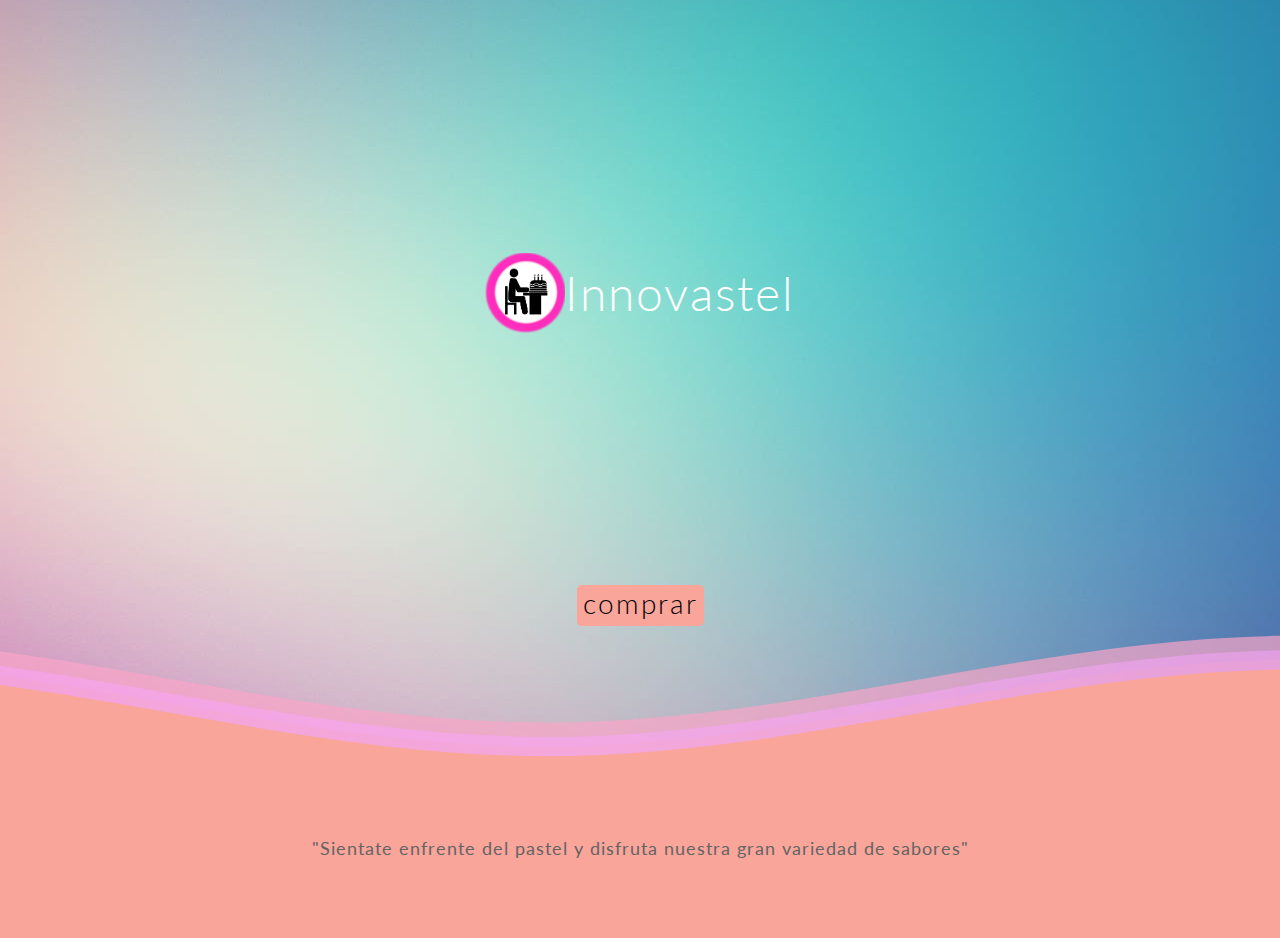
<file: Pasteleria/index.html>
<!DOCTYPE html>
<html lang="es">
<head>
    <meta charset="UTF-8">
    <meta http-equiv="X-UA-Compatible" content="IE=edge">
    <meta name="viewport" content="width=device-width, initial-scale=1.0">
    <title>Innovastel</title>
    <link rel="stylesheet" href="styles.css">
</head>
<body>
    <!--Hey! This is the original version
of Simple CSS Waves-->

<div class="header">

    <!--Content before waves-->
    <div class="inner-header flex">
    <!--Just the logo.. Don't mind this-->
    <img src="logo/Logo.png" alt="" height="80px" width="80px">
    <h1>Innovastel</h1>
    </div>
    <div class="comprar">
        <a href="Compra/index.html"><input type="button" value="comprar"></a>
    </div>
    <!--Waves Container-->
    <div>
    <svg class="waves" xmlns="http://www.w3.org/2000/svg" xmlns:xlink="http://www.w3.org/1999/xlink"
    viewBox="0 24 150 28" preserveAspectRatio="none" shape-rendering="auto">
    <defs>
    <path id="gentle-wave" d="M-160 44c30 0 58-18 88-18s 58 18 88 18 58-18 88-18 58 18 88 18 v44h-352z" />
    </defs>
    <g class="parallax">
    <use xlink:href="#gentle-wave" x="48" y="0" fill="rgba(249,165,200,0.7)" />
    <use xlink:href="#gentle-wave" x="48" y="3" fill="rgba(249,165,255,0.5)" />
    <use xlink:href="#gentle-wave" x="48" y="5" fill="rgba(249,165,200,0.3)" />
    <use xlink:href="#gentle-wave" x="48" y="7" fill="#f9a59a" />
    </g>
    </svg>
    </div>
    <!--Waves end-->
    
    </div>
    <!--Header ends-->
    
    <!--Content starts-->
    <div class="content flex">
      <p> "Sientate enfrente del pastel y disfruta nuestra gran variedad de sabores" </p>
    </div>
    <!--Content ends-->
</body>
</html>
</file>
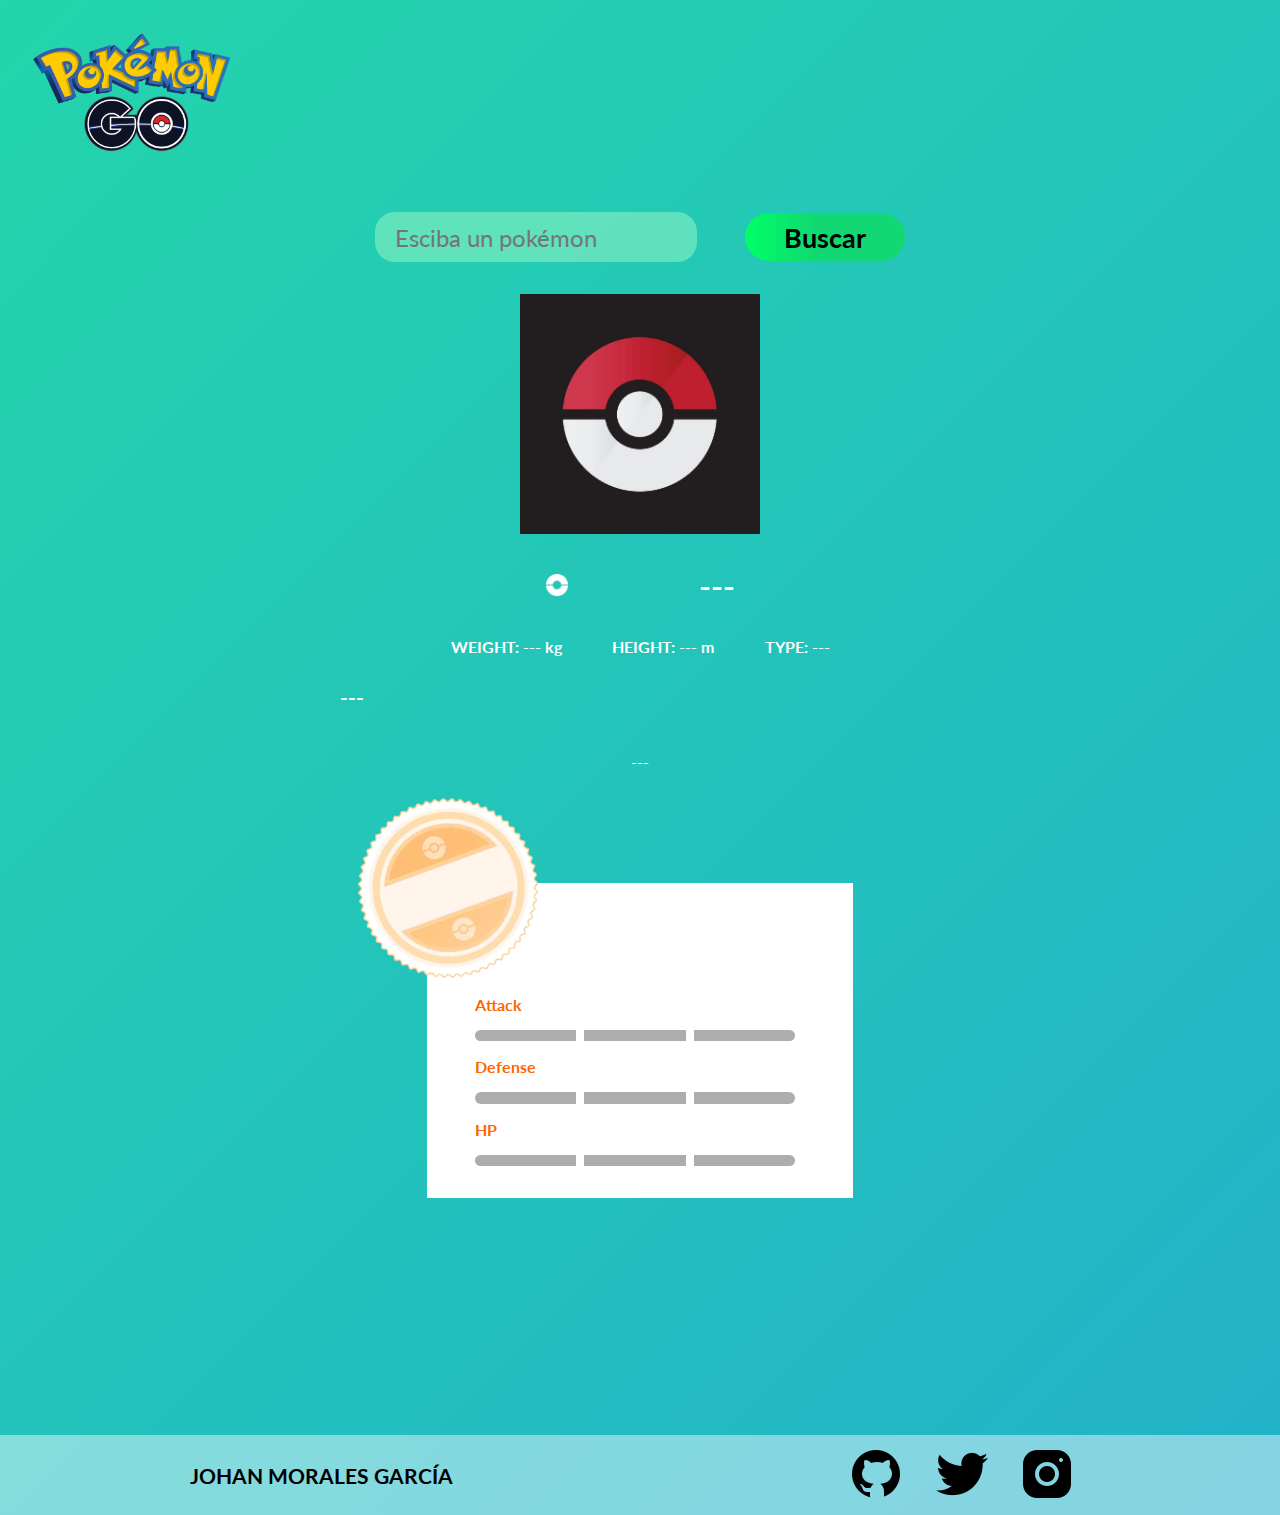
<file: Pokedex/index.html>
<!DOCTYPE html>
<html lang="es">
<head>
    <meta charset="UTF-8">
    <meta http-equiv="X-UA-Compatible" content="IE=edge">
    <meta name="viewport" content="width=device-width, initial-scale=1.0">
    <link rel="stylesheet" href="styles.css">
    <title>Pokedex</title>
</head>
<body>
    <header>
        <img src="images/go.png" alt="" width="200px">
    </header>
    <main>
        <div class="container">
            <div class="all">
                <div class="input">
                    <input type="text" id="pokeName" name="pokeName" placeholder="Esciba un pokémon">
                    <button type="submit" onclick="fetchPokemon()">Buscar</button>
                </div>
                <img src="images/poke.jpg" id="pokeImg" alt="">
                <div class="name">
                    <img src="images/pokeball.png" id="pokeball" alt="">
                    <h3 id="number"></h3>
                    <h3 id="name">---</h3>
                </div>
                <div class="details">
                    <span class="text">WEIGHT: <span id="weight">---</span> kg</span>
                    <span class="text">HEIGHT: <span id="height">---</span> m</span>
                    <span class="text">TYPE: <span id="types">---</span></span>
                </div>
                <div class="category">
                    <h4 id="category">---</h4>
                </div>
                <p class="text" id="description">---</p>
            </div>
            <div class="stats">
                <span>Attack</span>
                <div class="progres">
                    <div class="progres-bg start">
                        <div class="value start" id="attack_1">

                        </div>
                    </div>
                    <div class="progres-bg">
                        <div class="value" id="attack_2">

                        </div>
                    </div>
                    <div class="progres-bg end">
                        <div class="value end" id="attack_3">

                        </div>
                    </div>
                </div>
                <span>Defense</span>
                <div class="progres">
                    <div class="progres-bg start">
                        <div class="value start" id="defense_1">

                        </div>
                    </div>
                    <div class="progres-bg">
                        <div class="value" id="defense_2">

                        </div>
                    </div>
                    <div class="progres-bg end">
                        <div class="value end" id="defense_3">

                        </div>
                    </div>
                </div>
                <span>HP</span>
                <div class="progres">
                    <div class="progres-bg start">
                        <div class="value start" id="hp_1">

                        </div>
                    </div>
                    <div class="progres-bg">
                        <div class="value" id="hp_2">

                        </div>
                    </div>
                    <div class="progres-bg end">
                        <div class="value end" id="hp_3">

                        </div>
                    </div>
                </div>
            </div>
            <img class="rating" id="rating" src="images/Default.webp" alt="" width="250px">
        </div>
    </main>
    <footer>
        <div>
            <h4 class="category">Johan Morales García</h4>
        </div>
        <div class="links">
            <a href="https://github.com/Johan-MG">
                <img src="images/github.png" alt="">
            </a>
            <a href="https://www.instagram.com/johan_mg_1239/">
                <img src="images/twitter.png" alt="">
            </a>
            <a href="https://twitter.com/pain1239">
                <img src="images/instagram.png" alt="">
            </a>
        </div>
    </footer>
    <script src="pokedex.js"></script>
</body>
</html>
</file>
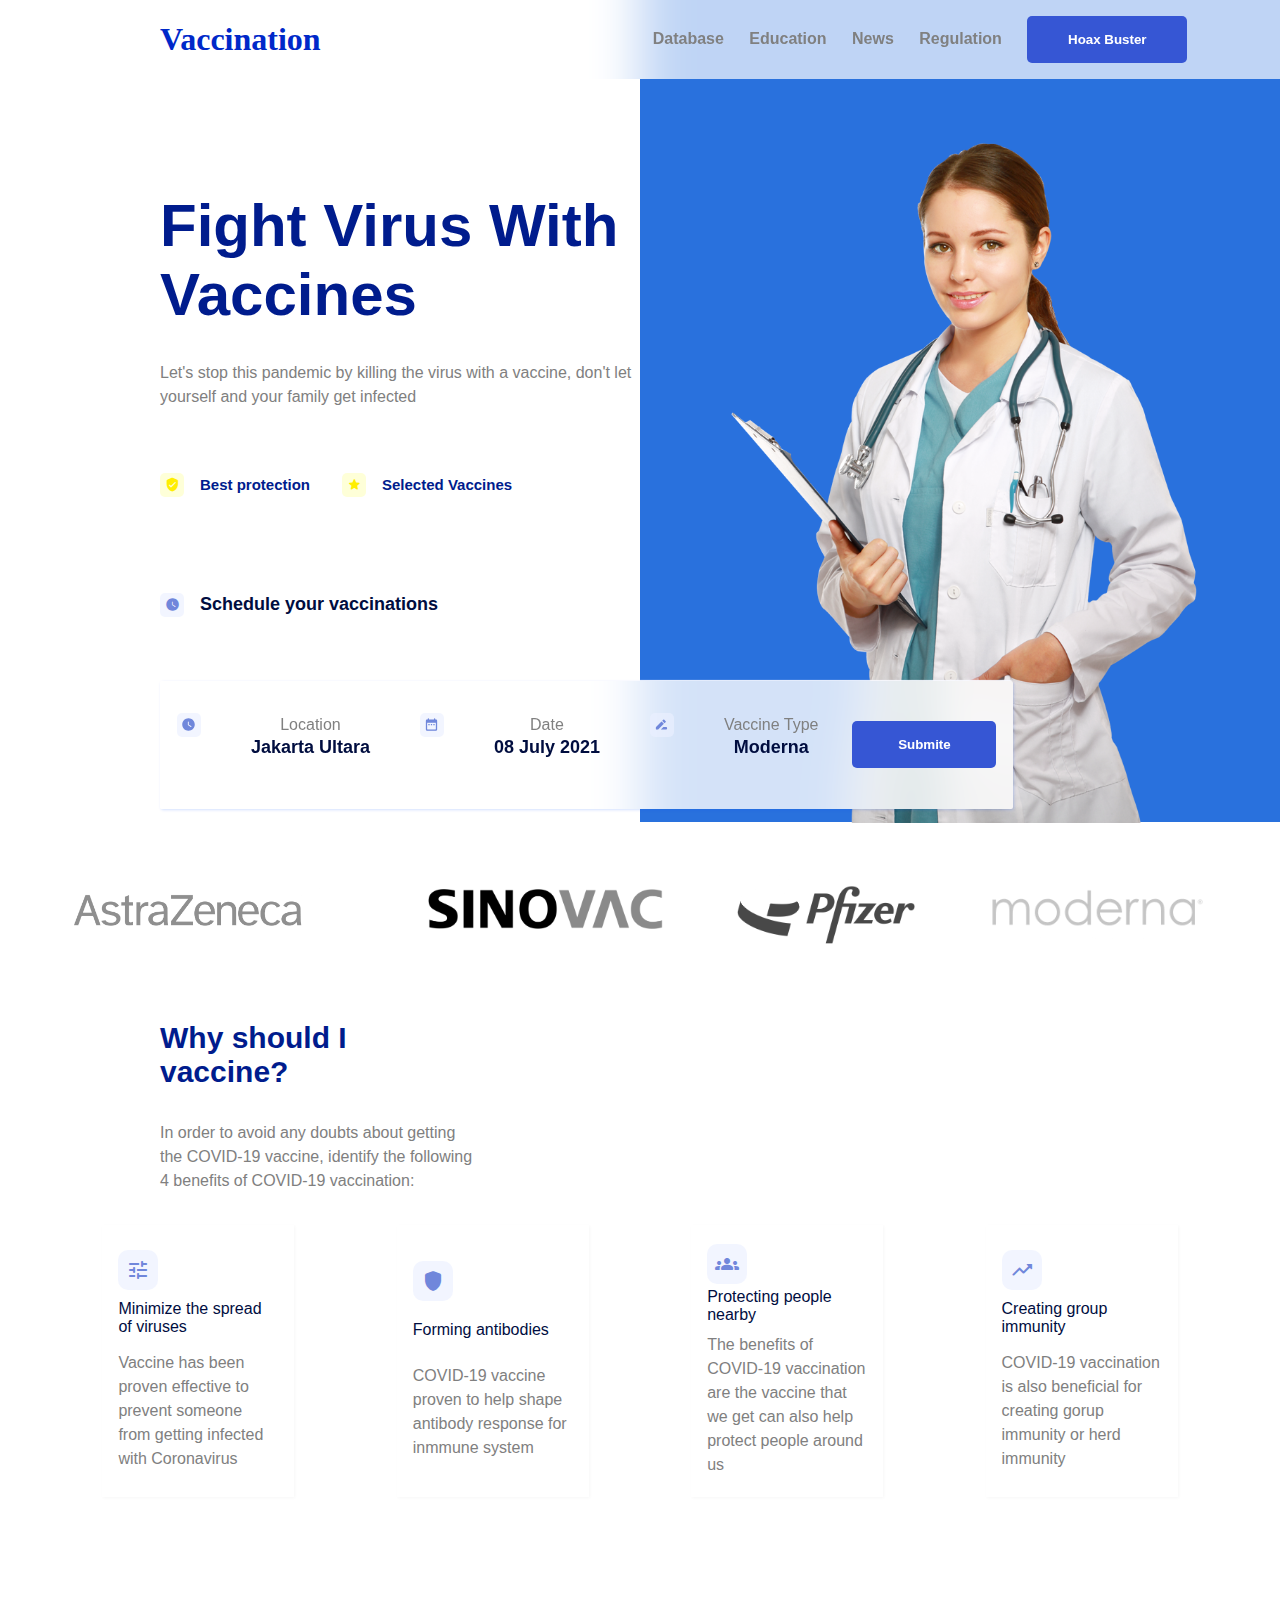
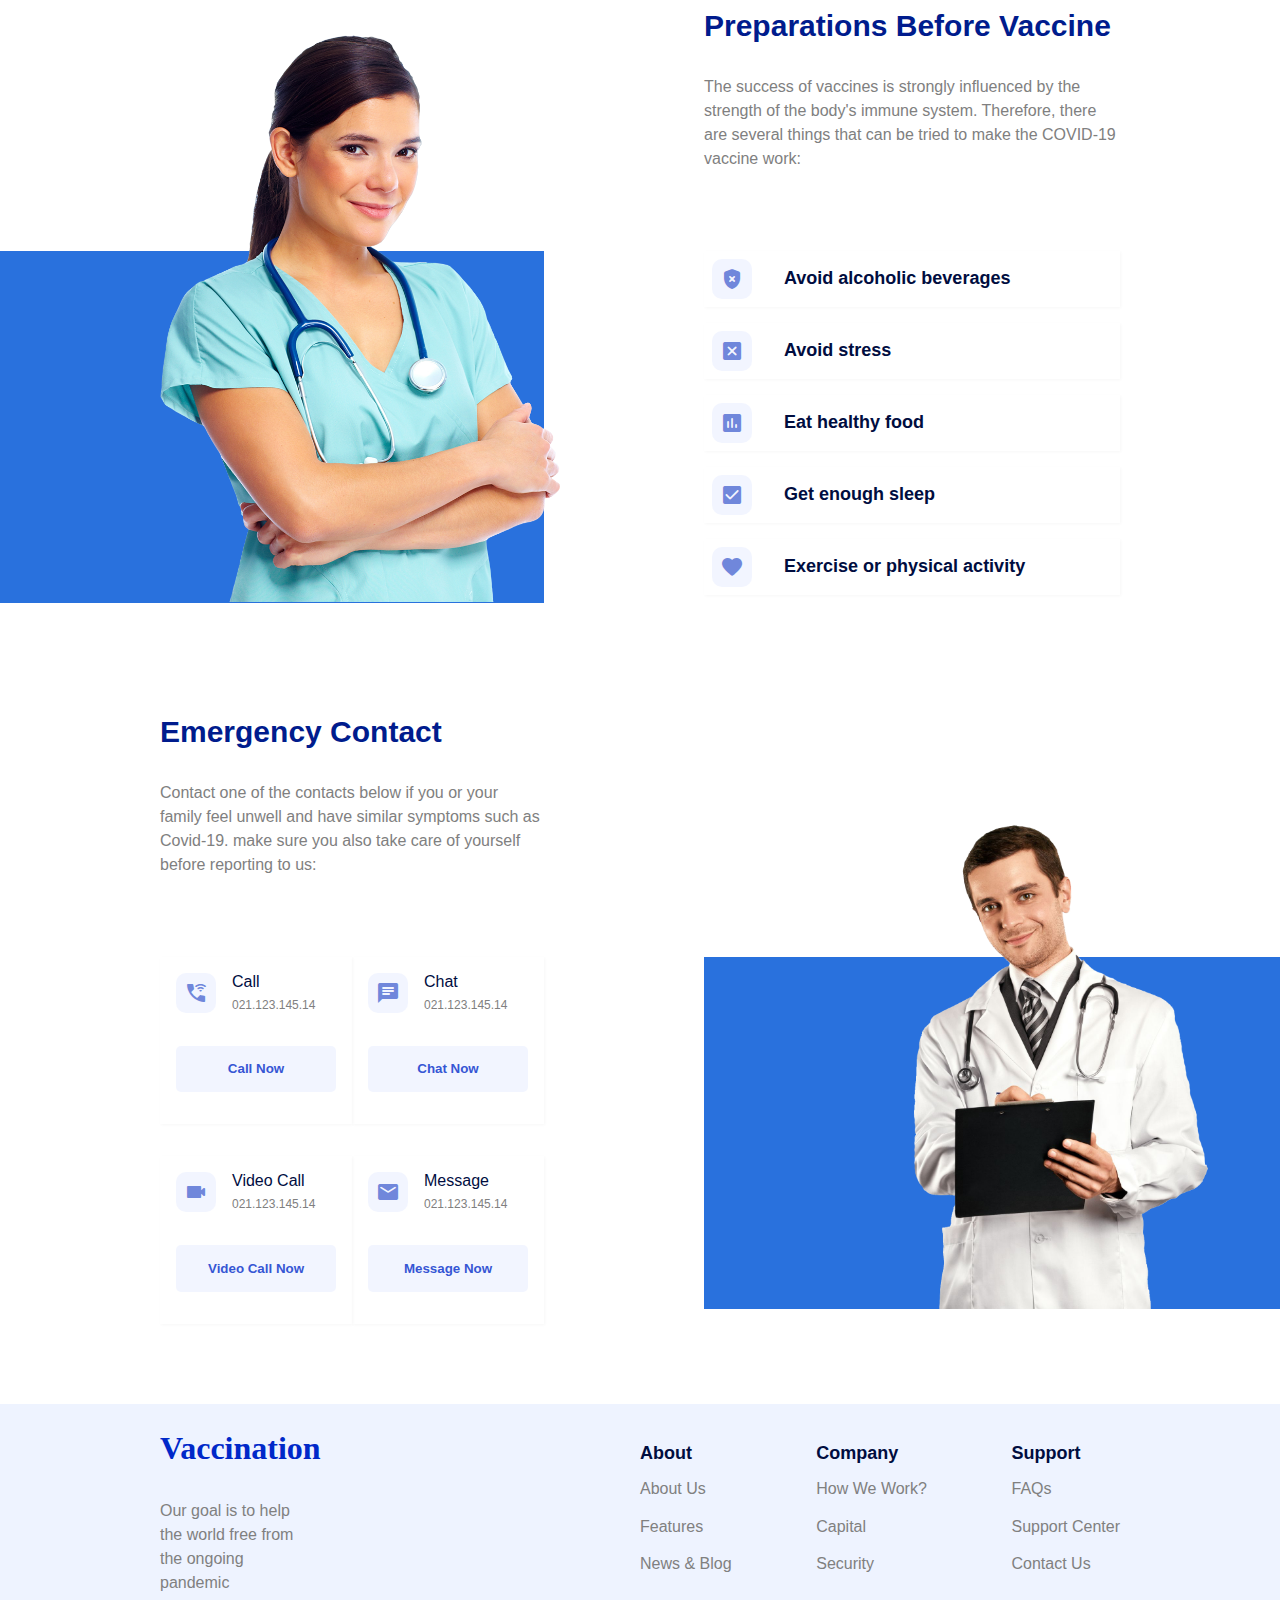
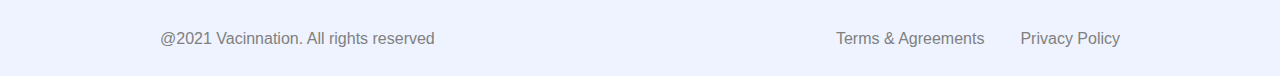
<file: Vaccination/index.html>
<!DOCTYPE html>
<html lang="es">
<head>
    <meta charset="UTF-8">
    <meta http-equiv="X-UA-Compatible" content="IE=edge">
    <meta name="viewport" content="width=device-width, initial-scale=1.0">
    <link href="https://fonts.googleapis.com/css2?family=Material+Icons+Round"
      rel="stylesheet">
    <link rel="stylesheet" href="styles.css">
    <title>Vaccination</title>
</head>

<body>
    <header>
        <h1 class="Title">Vaccination</h1>
        <nav>
            <a href="#" class="text">Database</a>
            <a href="#" class="text">Education</a>
            <a href="#" class="text">News</a>
            <a href="#" class="text">Regulation</a>
            <button class="active">Hoax Buster</button>
        </nav>
    </header>
    <main>
        <section>
            <div class="first">
                <h2>Fight Virus With Vaccines</h2>
                <p class="text">Let's stop this pandemic by killing the virus with a vaccine, don't let yourself and your family get infected</p>
                <div>
                    <div class="icon theme-y">
                        <span class="material-icons-round mini">
                            verified_user
                            </span>
                    </div>
                    <h3 class="mini ml-1">Best protection</h3>
                    <div class="icon ml-2 theme-y">
                        <span class="material-icons-round mini">
                            star
                            </span>
                    </div>
                    <h3 class="mini ml-1">Selected Vaccines</h3>
                </div>
                <div>
                    <div class="icon theme-b">
                        <span class="material-icons-round mini">
                            watch_later
                            </span>
                    </div>
                    <span class="schedule ml-1">Schedule your vaccinations</span>
                </div>
                <form action="" class="res">
                    <div class="icon theme-b">
                        <span class="material-icons-round mini">
                            watch_later
                            </span>
                    </div>
                    <div class="res_info ml-1">
                            <span class="text">Location</span>
                            <span class="schedule">Jakarta Ultara</span>
                    </div>
                    <div class="icon theme-b ml-1">
                        <span class="material-icons-round mini">
                            date_range
                            </span>
                    </div>
                    <div class="res_info ml-1">
                            <span class="text">Date</span>
                            <span class="schedule">08 July 2021</span>
                    </div>
                    <div class="icon theme-b ml-1">
                        <span class="material-icons-round mini">
                            drive_file_rename_outline
                            </span>
                    </div>
                    <div class="res_info ml-1">
                            <span class="text">Vaccine Type</span>
                            <span class="schedule">Moderna</span>
                    </div>
                    <button class="active">Submite</button>
                </form>
            </div>
            <div class="bg initial">
                <img src="images/nurse 2.png" alt="" width="500px" class="nurse1">
            </div>
        </section>
        <div class="vacunas">
            <img src="images/aztra.png" alt="" class="vacuna img1">
            <img src="images/sinovac.png" alt="" class="vacuna img2">
            <img src="images/pfizer.png" alt="" class="vacuna img3">
            <img src="images/moderna.png" alt="" class="vacuna img4">
        </div>
        <section>
            <div class="emergency">
                <h3>Why should I vaccine?</h3>
                <p class="text">In order to avoid any doubts about getting the COVID-19 vaccine, identify the following 4 benefits of COVID-19 vaccination:</p>
            </div>
            <div class="ventajas">
                <div class="box large">
                    <div class="icons theme-b">
                        <span class="material-icons-round">
                            tune
                            </span>
                    </div>
                    <span class="contact">Minimize the spread of viruses</span>
                    <p class="text">Vaccine has been proven effective to prevent someone from getting infected with Coronavirus</p>
                </div>
                <div class="box large">
                    <div class="icons theme-b">
                        <span class="material-icons-round">
                            shield
                            </span>
                    </div>
                    <span class="contact">Forming antibodies</span>
                    <p class="text">COVID-19 vaccine proven to help shape antibody response for inmmune system</p>
                </div>
                <div class="box large">
                    <div class="icons theme-b">
                        <span class="material-icons-round">
                            groups
                            </span>
                    </div>
                    <span class="contact">Protecting people nearby</span>
                    <p class="text">The benefits of COVID-19 vaccination are the vaccine that we get can also help protect people around us</p>
                </div>
                <div class="box large">
                    <div class="icons theme-b">
                        <span class="material-icons-round">
                            trending_up
                            </span>
                    </div>
                    <span class="contact">Creating group immunity</span>
                    <p class="text">COVID-19 vaccination is also beneficial for creating gorup immunity or herd immunity</p>
                </div>
            </div>
        </section>

        <section>
            <div class="preparation">
                <h3>Preparations Before Vaccine</h3>
                <p class="text">The success of vaccines is strongly influenced by the strength of the body's immune system. Therefore, there are several things that can be tried to make the COVID-19 vaccine work:</p>
            </div>
            <div class="bg">
                <img class="nurse2" src="images/nurse 1.png" alt="">
            </div>
            <div>
                <div class="details">
                    <details>
                        <summary>
                            <div class="icons theme-b">
                                <span class="material-icons-round">
                                    gpp_bad
                                    </span>
                            </div>
                            <h4 class="schedule ml-2">Avoid alcoholic beverages</h4>
                        </summary>
                        <p class="text">Follow me on:</p>
                        <a class="text" href="https://www.instagram.com/johan_mg_1239/" target="blank">Instragram</a>
                        <a class="text" href="https://twitter.com/pain1239" target="blank">Twitter</a>
                        <a class="text" href="https://github.com/Johan-MG" target="blank">Github</a>
                    </details>
                    <details>
                        <summary>
                            <div class="icons theme-b">
                                <span class="material-icons-round">
                                    disabled_by_default
                                    </span>
                            </div>
                            <h4 class="schedule ml-2">Avoid stress</h4>
                        </summary>
                        <p class="text">Stress has a profound effect on immune work.</p>
                        <p class="text">Moreover, prolanged stress can increase cortisol produccion and oxidative stress in the body.</p>
                    </details>
                    <details>
                        <summary>
                            <div class="icons theme-b">
                                <span class="material-icons-round">
                                    insert_chart
                                    </span>
                            </div>
                            <h4 class="schedule ml-2">Eat healthy food</h4>
                        </summary>
                        <p class="text">Follow me on:</p>
                        <a class="text" href="https://www.instagram.com/johan_mg_1239/" target="blank">Instragram</a>
                        <a class="text" href="https://twitter.com/pain1239" target="blank">Twitter</a>
                        <a class="text" href="https://github.com/Johan-MG" target="blank">Github</a>
                    </details>
                    <details>
                        <summary>
                            <div class="icons theme-b">
                                <span class="material-icons-round">
                                    check_box
                                    </span>
                            </div>
                            <h4 class="schedule ml-2">Get enough sleep</h4>
                        </summary>
                        <p class="text">Follow me on:</p>
                        <a class="text" href="https://www.instagram.com/johan_mg_1239/" target="blank">Instragram</a>
                        <a class="text" href="https://twitter.com/pain1239" target="blank">Twitter</a>
                        <a class="text" href="https://github.com/Johan-MG" target="blank">Github</a>
                    </details>
                    <details>
                        <summary>
                            <div class="icons theme-b">
                                <span class="material-icons-round">
                                    favorite
                                    </span>
                            </div>
                            <h4 class="schedule ml-2">Exercise or physical activity</h4>
                        </summary>
                        <p class="text">Follow me on:</p>
                        <a class="text" href="https://www.instagram.com/johan_mg_1239/" target="blank">Instragram</a>
                        <a class="text" href="https://twitter.com/pain1239" target="blank">Twitter</a>
                        <a class="text" href="https://github.com/Johan-MG" target="blank">Github</a>
                    </details>
                </div>
            </div>
        </section>

        <section>
            <div class="emergency">
                <h3>Emergency Contact</h3>
                <p class="text">Contact one of the contacts below if you or your family feel unwell and have similar symptoms such as Covid-19. make sure you also take care of yourself before reporting to us:</p>
            </div>
            <div class="boxes">
                <div class="box">
                    <div class="info">
                        <div class="icons theme-b">
                            <span class="material-icons-round">
                                wifi_calling_3
                                </span>
                        </div>
                        <div class="info">
                            <span class="contact">Call</span>
                            <span class="text small">021.123.145.14</span>
                        </div>
                    </div>
                    <button class="button info">Call Now</button>
                </div>
                <div class="box">
                    <div class="info">
                        <div class="icons theme-b">
                            <span class="material-icons-round">
                                chat
                                </span>
                        </div>
                        <div class="info">
                            <span class="contact">Chat</span>
                            <span class="text small">021.123.145.14</span>
                        </div>
                    </div>
                    <button class="button info">Chat Now</button>
                </div>
                <div class="box">
                    <div class="info">
                        <div class="icons theme-b">
                            <span class="material-icons-round">
                                videocam
                                </span>
                        </div>
                        <div class="info">
                            <span class="contact">Video Call</span>
                            <span class="text small">021.123.145.14</span>
                        </div>
                    </div>
                    <button class="button info">Video Call Now</button>
                </div>
                <div class="box">
                    <div class="info">
                        <div class="icons theme-b">
                            <span class="material-icons-round">
                                email
                                </span>
                        </div>
                        <div class="info">
                            <span class="contact">Message</span>
                            <span class="text small">021.123.145.14</span>
                        </div>
                    </div>
                    <button class="button info">Message Now</button>
                </div>
            </div>
            <div class="bg">
                <img class="nurse3" src="images/nurse 3.png" alt="" height="500px">
            </div>
        </section>
    </main>
    <footer>
        <div>
            <div class="footer_info">
                <h1 class="footer">Vaccination</h1>
                <span class="text">Our goal is to help the world free from the ongoing pandemic</span>
            </div>
        </div>
        <div>
            <div class="about">
                <div>
                    <h4 class="schedule">About</h4>
                    <a href="#" class="text">About Us</a>
                    <a href="#" class="text">Features</a>
                    <a href="#" class="text">News & Blog</a>
                </div>
                <div>
                    <h4 class="schedule">Company</h4>
                    <a href="#" class="text">How We Work?</a>
                    <a href="#" class="text">Capital</a>
                    <a href="#" class="text">Security</a>
                </div>
                <div>
                    <h4 class="schedule">Support</h4>
                    <a href="#" class="text">FAQs</a>
                    <a href="#" class="text">Support Center</a>
                    <a href="#" class="text">Contact Us</a>
                </div>
            </div>
        </div>
        <div class="end">
            <div>
                <span class="text">@2021 Vacinnation. All rights reserved</span>
            </div>
            <div>
                <a href="#" class="text">Terms & Agreements</a>
                <a href="#" class="text ml-2">Privacy Policy</a>
            </div>
        </div>
    </footer>
</body>
</html>
</file>
<file: Pasteleria/styles.css>
@import url(//fonts.googleapis.com/css?family=Lato:300:400);

body {
  margin:0;
}

h1 {
  font-family: 'Lato', sans-serif;
  font-weight:300;
  letter-spacing: 2px;
  font-size:48px;
}
p {
  font-family: 'Lato', sans-serif;
  letter-spacing: 1px;
  font-size: 18px;
  color: #646464;
}
input{
  background-color: #f9a59a;
  border-radius: 5px;
  border: 0;
  font-family: 'Lato', sans-serif;
  font-weight:300;
  letter-spacing: 2px;
  font-size: 28px;
  padding-bottom: 6px;
  cursor: pointer;
}
input:hover{
    background-color: #ff8170;
}

.header {
  position:relative;
  text-align:center;
  background: #112 url(logo/fondo.jpg)  center no-repeat;
  color:white;
}
.logo {
  width:50px;
  fill:white;
  padding-right:15px;
  display:inline-block;
  vertical-align: middle;
}

.inner-header {
  height:65vh;
  width:100%;
  margin: 0;
  padding: 0;
}

.flex { /*Flexbox for containers*/
  display: flex;
  justify-content: center;
  align-items: center;
  text-align: center;
}

.waves {
  position:relative;
  width: 100%;
  height:15vh;
  margin-bottom:-7px; /*Fix for safari gap*/
  min-height:100px;
  max-height:150px;
}

.content {
  position:relative;
  height:20vh;
  text-align:center;
  background-color: #f9a59a;
}

/* Animation */

.parallax > use {
  animation: move-forever 25s cubic-bezier(.55,.5,.45,.5)     infinite;
}
.parallax > use:nth-child(1) {
  animation-delay: -2s;
  animation-duration: 7s;
}
.parallax > use:nth-child(2) {
  animation-delay: -3s;
  animation-duration: 10s;
}
.parallax > use:nth-child(3) {
  animation-delay: -4s;
  animation-duration: 13s;
}
.parallax > use:nth-child(4) {
  animation-delay: -5s;
  animation-duration: 20s;
}
@keyframes move-forever {
  0% {
   transform: translate3d(-90px,0,0);
  }
  100% { 
    transform: translate3d(85px,0,0);
  }
}
/*Shrinking for mobile*/
@media (max-width: 768px) {
  .waves {
    height:40px;
    min-height:40px;
  }
  .content {
    height:30vh;
  }
  h1 {
    font-size:24px;
  }
}
</file>
<file: Pokedex/styles.css>
@import url('https://fonts.googleapis.com/css2?family=Lato:wght@300&display=swap');

*{
    font-family: 'Lato';
}
header{
    margin: 2rem 2rem 0 2rem;
}
body {
	margin: 0;
	width: 100%;
	background: linear-gradient(-45deg, #ee7752, #e73c7e, #23a6d5, #23d5ab);
	background-size: 400% 400%;
	animation: gradiente 15s ease infinite;
}
main{
    display: flex;
    justify-content: center;
    width: 100%;
    height: 80rem;
}

input{
    width: 50%;
    height: 3rem;
    background-color: #adffc671;
    color: black;
    padding-left: 20px;
    border-radius: 20px;
    border: 0;
    margin-right: 2em;
    font-size: 1.5rem;
}

.input{
    width: 100%;
    display: flex;
    justify-content: center;
    align-items: center;
    padding-bottom: 2rem;
}

.container{
    width: 600px;
    min-height: 600px;
    display: flex;
    align-items: center;
    justify-content: center;
    flex-direction: column;
}
.all{
    /* height: 70%; */
    display: flex;
    flex-direction: column;
    justify-content: space-around;
    align-items: center;
    color: white;
}
button{
    background: rgb(0,255,102);
    background: linear-gradient(90deg, rgba(0,255,102,1) 0%, rgba(17,216,114,1) 44%);
    width: 10rem;
    height: 3rem;
    border: 0;
    border-radius: 60px;
    font-size: 1.7em;
    font-weight: bold;
}
#pokeImg{
    width: 40%;
}
#types{
    text-transform: uppercase;
}
h3{
    font-size: 2rem;
    text-transform: uppercase;
}
#pokeball{
    width: 1.5rem;
    height: 1.5rem;
    filter: invert(1);
}
.name{
    width: 60%;
    max-width: 20rem;
    display: flex;
    align-items: center;
    justify-content: space-evenly;
}
.details{
    width: 80%;
    display: flex;
    justify-content: space-evenly;
    font-weight: bold;
}
.category{
    width: 100%;
    font-size: 1.3rem;
    font-weight: bold;
    text-transform: uppercase;
}

.stats{
    margin-top: 6rem;
    width: 55%;
    background-color: rgb(255, 255, 255);
    color: rgb(255, 102, 0);
    font-family: 'Lato',sans-serif;
    font-weight: bold;
    padding: 7rem 3rem 1rem 3rem;
    display: flex;
    flex-direction: column;
}

.progres{
    margin-bottom: 1rem;
    margin-top: 1em;
    width: 20rem;
    height: 0.7rem;
    display: grid;
    grid-template-columns: 1fr 1fr 1fr;
    grid-column-gap: 0.5em;
}

.progres-bg{
    background-color: rgb(173, 173, 173);
    width: 100%;
}
.value{
    background-color: #ee7752;
    width: 0%;
    height: 100%;
}
.start{
    border-radius: 20px 0px 0px 20px;
}
.end{
    border-radius: 0px 20px 20px 0px;
}
.rating{
    position: relative;
    width: 30%;
    top: -25rem;
    left: -12rem;
    transform: rotate(-20deg);
}

footer{
    background-color: rgba(240, 248, 255, 0.473);
    display: flex;
    justify-content: space-around;
}
.links{
    width: 20%;
    display: flex;
    align-items: center;
    justify-content: space-around;
}

@keyframes gradiente {
	0% {
		background-position: 0% 50%;
	}
	50% {
		background-position: 100% 50%;
	}
	100% {
		background-position: 0% 50%;
	}
}
</file>
<file: Vaccination/styles.css>
*{
    margin: 0;
}
header{
    display: flex;
    justify-content: space-between;
    align-items: center;
    margin-left: 10rem;
}
nav{
    display: flex;
    justify-content: space-around;
    align-items: center;
    width: 50%;
    font-weight: bold;
    background-color: rgba(255, 255, 255, 0.7);
    padding: 1rem 5rem 1rem 5rem;
    backdrop-filter: blur(25px);
    z-index: 2;
}
a{
    text-decoration: none;
}
nav button{
    width: 10rem;
}
.first{
    margin: 5rem 10rem 5rem 10rem;
}
.first div{
    display: flex;
    align-items: center;
    margin-top: 2rem;
    margin-bottom: 2rem;
}
h2{
    font-family: Arial, Helvetica, sans-serif;
    font-size: 60px;
    font-weight: bolder;
    padding: 2rem 0 2rem 0;
    color:#001c8d;
}
.mini{
    font-size: 15px;
}
.ml-1{
    margin-left: 1rem;
}
.ml-2{
    margin-left: 2rem;
}
.icon{
    display: flex;
    align-items: center;
    justify-content: center;
    border-radius: 5px;
    width: 1.5rem;
    height: 1.5rem;
}
.theme-y{
    background-color: rgba(254, 255, 194, 0.644);
    color: #ffee00;
}
.theme-b{
    background-color: rgba(235, 240, 255, 0.644);
    color: #7087DB;
}
.initial{
    position: absolute;
    top: -10%;
    right: 0px;
    width: 50%;
    z-index: 0;
    padding-bottom: 30rem;
}
.schedule{
    font-family: Arial, Helvetica, sans-serif;
    font-size: 18px;
    color: #000d3f;
    font-weight: bolder;
}
form{
    position: relative;
    background-color: rgba(255, 255, 255, 0.8);
    z-index: 5;
    backdrop-filter: blur(25px);
    display: flex;
    justify-content: space-around;
    width: 180%;
    border-radius: 2px;
    box-shadow: 1px 1px 3px #0051ff2d,
    -1px -1px 1px #ffffff;
}
form button{
    width: 9rem;
    align-self: center;
}
.res_info{
    display: flex;
    flex-direction: column;
    justify-content: flex-start;
    height: 4rem;
}
.nurse1{
    position: relative;
    transform: scaleX(-1);
    right: -10%;
    top: 4.6rem;

}
.vacuna{
    filter: grayscale(1) brightness(300%);
}
.img1{
    position: relative;
    top: -2rem;
    height: 70px;
}
.img2{
    height: 40px;
}
.img3{
    position: relative;
    top: -2rem;
    height: 100px;
}
.img4{
    height: 50px;
}
.vacunas{
    display: flex;
    justify-content: space-evenly;
}
.ventajas{
    display: flex;
    justify-content: space-evenly;
    grid-column: 1/3;
}
.nurse2{
    position: relative;
    width: 400px;
    top: -13.5rem;
    left: 10rem;
}
.details{
    margin: 5rem 10rem 5rem 10rem;
}

details{
    width: 25rem;
    padding: 0.5em;
    margin-top: 1rem;
    align-self: center;
    justify-self: center;
    box-shadow: 1px 1px 3px #f7f7f7,
                -1px -1px 3px #ffffff;
    display: flex;
    flex-direction: column;
}

summary{
    display: flex;
    align-items: center;
}

footer{
    background-color: #EEF3FF;
    display: grid;
    grid-template-columns: 1fr 1fr;
    padding: 2% 10rem 2% 10rem;
}
h1{
    color: #0028c9;
}
.text{
    color: gray;
    font-family: Arial, Helvetica, sans-serif;
    line-height: 1.5em;
}
.about{
    display: flex;
    justify-content: space-between;
    height: 10rem;
}
.about div{
    display: flex;
    flex-direction: column;
    justify-content: space-evenly;
}
.end{
    display: flex;
    justify-content: space-between;
    grid-column: 1/3;
    margin-top: 2rem;
}
.footer_info{
    width: 30%;
}
.icons{
    display: flex;
    align-items: center;
    justify-content: center;
    border-radius: 10px;
    width: 2.5rem;
    height: 2.5rem;
}
button{
    background-color: rgba(235, 240, 255, 0.644);
    color: #3656D4;
    border: 0;
    border-radius: 5px;
    width: 100%;
    height: 3.5em;
    display: flex;
    justify-content: center;
    align-items: center;
    font-weight: bold;
    transition: 0.5s;
}
button:hover{
    background-color: #3656D4;
    color: white;
}

section{
    display: grid;
    justify-content: center;
    grid-template-columns: 1fr 1fr;
}

.footer_info h1{
    padding-bottom: 2rem;
}
.preparation{
    grid-column: 2/3;
    margin: 0 10rem 0 10rem;
}
.emergency{
    grid-column: 1/2;
    margin: 0 10rem 0 10rem;

}
.box{
    width: 10rem;
    padding: 1em;
    align-self: center;
    justify-self: center;
    box-shadow: 1px 1px 3px #f7f7f7,
                -1px -1px 3px #ffffff;
}
.large{
    margin: 2rem 0 5rem 0;
    display: flex;
    flex-direction: column;
    justify-content: space-evenly;
    height: 15rem;
}
.large:hover{
    box-shadow: 1px 9px 5px #d4e2ff62,
    -1px -1px 1px #ffffff;
}
.boxes{
    grid-column: 1/2;
    display: grid;
    margin: 5rem 10rem 5rem 10rem;
    row-gap: 2rem;
    grid-template-columns: 1fr 1fr;
}
.info{
    display: flex;
    margin-bottom: 1rem;
}
.info .info{
    display: flex;
    flex-direction: column;
    justify-content: space-between;
    margin-left: 1rem;
}
.small{
    font-size: 12px;
}
.contact{
    font-family: Arial;
    color:#000d3f;
    padding-bottom: 5px;
}
.bg{
    background-color: #2971DD;
    margin: 5rem 0 5rem 0rem;
    height: 22rem;
}
h3{
    font-family: Arial, Helvetica, sans-serif;
    font-size: 30px;
    font-weight: bolder;
    padding: 2rem 0 2rem 0;
    color:#001c8d;
}

.nurse3{
    position: relative;
    top: -9.2rem;
    left: 9rem;
}
.active{
    background-color: #3656D4;
    color: white;
}
.active:hover{
    background-color: #0028c9;
}
</file>
